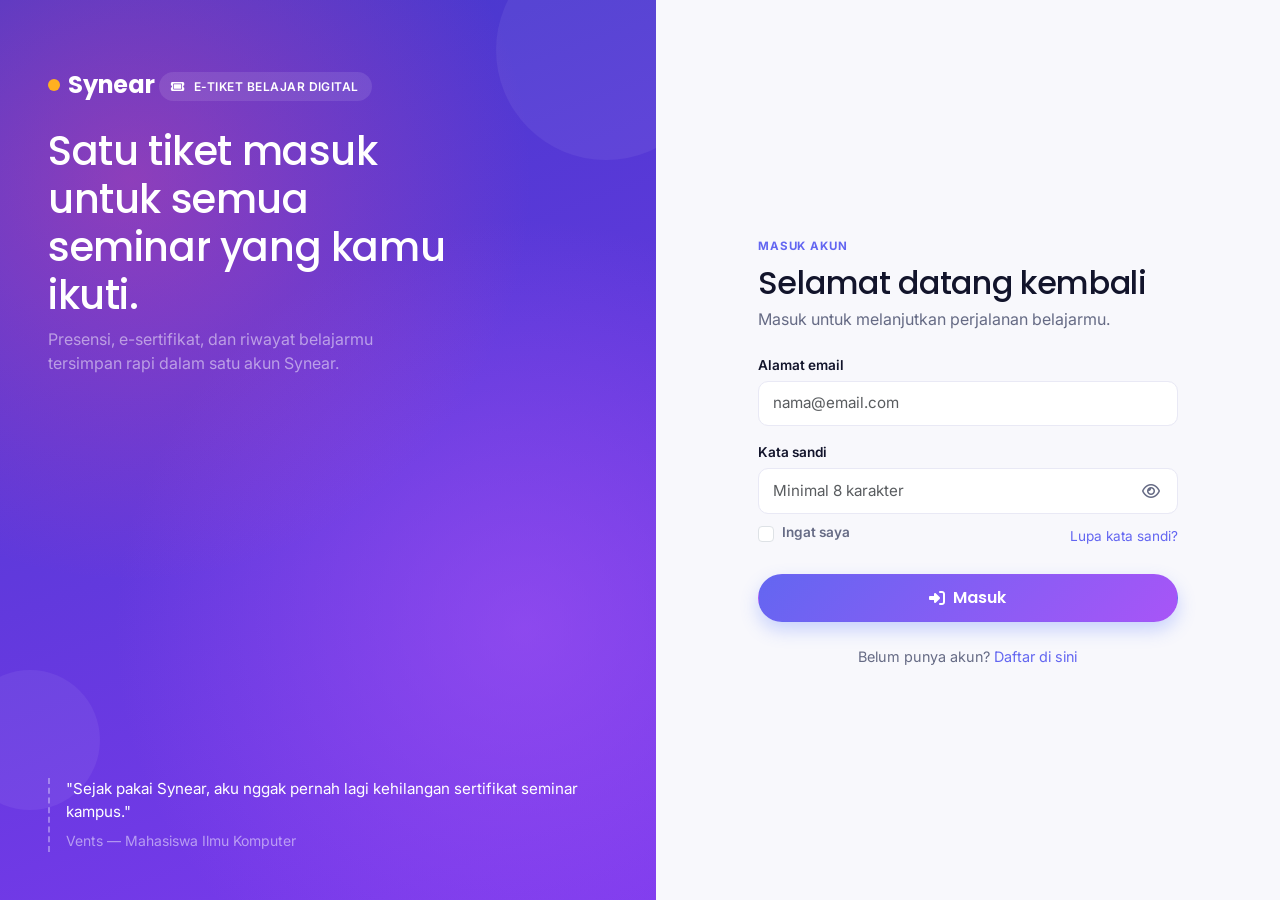
<file: index.html>
<!DOCTYPE html>
<html lang="id">
<head>
<meta charset="UTF-8">
<meta name="viewport" content="width=device-width, initial-scale=1.0">
<title>Masuk — Synear</title>
<link rel="icon" href="assets/image/logo3.png">
<link rel="preconnect" href="https://fonts.googleapis.com">
<link href="https://fonts.googleapis.com/css2?family=Poppins:wght@400;500;600;700;800&family=Inter:wght@400;500;600;700&display=swap" rel="stylesheet">
<link href="https://cdn.jsdelivr.net/npm/bootstrap@5.3.3/dist/css/bootstrap.min.css" rel="stylesheet">
<link rel="stylesheet" href="https://cdnjs.cloudflare.com/ajax/libs/font-awesome/6.5.2/css/all.min.css">
<link rel="stylesheet" href="assets/css/style.css">
</head>
<body>

<div class="auth-shell">
  <div class="auth-visual">
    <div class="ticket-hole" style="width:220px;height:220px;top:-60px;right:-60px;"></div>
    <div class="ticket-hole" style="width:140px;height:140px;bottom:10%;left:-40px;"></div>
    <div>
      <a href="index.html" class="d-inline-flex align-items-center gap-2 text-decoration-none">
        <span style="width:12px;height:12px;border-radius:50%;background:var(--gold);display:inline-block;"></span>
        <span class="font-display fw-bold fs-4 text-white">Synear</span>
      </a>
      <div class="auth-badge mt-4"><i class="fa-solid fa-ticket"></i> E-Tiket Belajar Digital</div>
      <h1 class="text-white mt-4" style="max-width:420px;">Satu tiket masuk untuk semua seminar yang kamu ikuti.</h1>
      <p class="text-white-50" style="max-width:400px;">Presensi, e-sertifikat, dan riwayat belajarmu tersimpan rapi dalam satu akun Synear.</p>
    </div>
    <div class="auth-quote">
      <p class="text-white mb-1" style="font-size:.95rem;">"Sejak pakai Synear, aku nggak pernah lagi kehilangan sertifikat seminar kampus."</p>
      <small class="text-white-50">Vents — Mahasiswa Ilmu Komputer</small>
    </div>
  </div>
  <div class="auth-form-side">
    <div class="auth-card">
      <div class="d-lg-none text-center mb-4">
        <span class="font-display fw-bold fs-3" style="color:var(--navy);">Synear</span>
      </div>
      <span class="eyebrow">Masuk akun</span>
      <h2 class="mt-2 mb-1">Selamat datang kembali</h2>
      <p class="text-muted-2 mb-4">Masuk untuk melanjutkan perjalanan belajarmu.</p>
      <form class="form-syn" id="loginForm" novalidate>
        <div class="mb-3">
          <label for="email">Alamat email</label>
          <input type="email" class="form-control" id="email" placeholder="nama@email.com" required>
          <div class="field-error" id="emailError">Masukkan alamat email yang valid.</div>
        </div>
        <div class="mb-2">
          <label for="password">Kata sandi</label>
          <div class="input-icon-group">
            <input type="password" class="form-control" id="password" placeholder="Minimal 8 karakter" required minlength="8">
            <button type="button" class="toggle-eye" id="togglePassword" aria-label="Tampilkan kata sandi">
              <i class="fa-regular fa-eye"></i>
            </button>
          </div>
          <div class="field-error" id="passwordError">Kata sandi minimal 8 karakter.</div>
        </div>
        <div class="d-flex justify-content-between align-items-center mb-4 mt-2">
          <div class="form-check">
            <input class="form-check-input" type="checkbox" id="remember">
            <label class="form-check-label text-muted-2" for="remember" style="font-size:.85rem;">Ingat saya</label>
          </div>
          <a href="#" style="font-size:.85rem;">Lupa kata sandi?</a>
        </div>
        <button type="submit" class="btn-syn btn-syn-primary w-100" id="loginBtn">
          <i class="fa-solid fa-right-to-bracket"></i> Masuk
        </button>
        <p class="text-center text-muted-2 mt-4 mb-0" style="font-size:.9rem;">
          Belum punya akun? <a href="register.html">Daftar di sini</a>
        </p>
      </form>
    </div>
  </div>
</div>
<script src="https://cdn.jsdelivr.net/npm/bootstrap@5.3.3/dist/js/bootstrap.bundle.min.js"></script>
<script src="assets/js/script.js"></script>
<script>
  var loginForm = document.getElementById('loginForm');
  var togglePassword = document.getElementById('togglePassword');
  var passwordInput = document.getElementById('password');

  togglePassword.addEventListener('click', function () {
    var isPw = passwordInput.type === 'password';
    passwordInput.type = isPw ? 'text' : 'password';
    togglePassword.innerHTML = isPw
      ? '<i class="fa-regular fa-eye-slash"></i>'
      : '<i class="fa-regular fa-eye"></i>';
  });

  loginForm.addEventListener('submit', function (e) {
    e.preventDefault();
    var email = document.getElementById('email');
    var password = document.getElementById('password');
    var emailError = document.getElementById('emailError');
    var passwordError = document.getElementById('passwordError');
    var valid = true;

    var emailPattern = /^[^\s@]+@[^\s@]+\.[^\s@]+$/;
    if (!emailPattern.test(email.value.trim())) {
      emailError.style.display = 'block';
      email.classList.add('is-invalid');
      valid = false;
    } else {
      emailError.style.display = 'none';
      email.classList.remove('is-invalid');
    }

    if (password.value.trim().length < 8) {
      passwordError.style.display = 'block';
      password.classList.add('is-invalid');
      valid = false;
    } else {
      passwordError.style.display = 'none';
      password.classList.remove('is-invalid');
    }

    if (!valid) {
      synToast('Periksa kembali data yang kamu masukkan.', 'danger');
      return;
    }

    var loginBtn = document.getElementById('loginBtn');
    loginBtn.disabled = true;
    loginBtn.innerHTML = '<i class="fa-solid fa-spinner fa-spin"></i> Memproses...';

    setTimeout(function () {
      synToast('Berhasil masuk! Mengarahkan ke beranda...', 'success');
      setTimeout(function () { window.location.href = 'beranda.html'; }, 700);
    }, 900);
  });
</script>
</body>
</html>
</file>
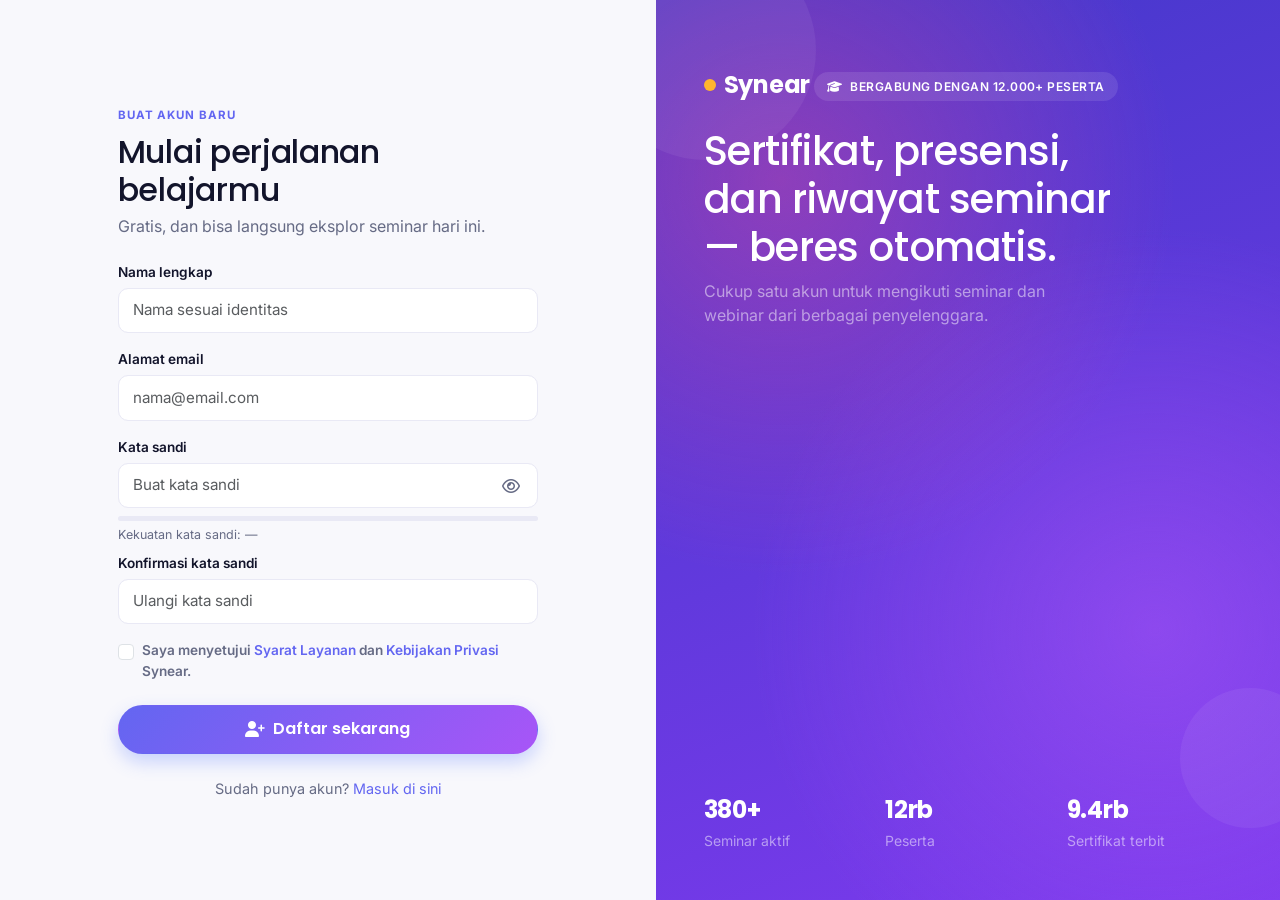
<file: register.html>
<!DOCTYPE html>
<html lang="id">
<head>
<meta charset="UTF-8">
<meta name="viewport" content="width=device-width, initial-scale=1.0">
<title>Daftar — Synear</title>
<link rel="icon" href="assets/image/logo3.png">
<link href="https://fonts.googleapis.com/css2?family=Poppins:wght@400;500;600;700;800&family=Inter:wght@400;500;600;700&display=swap" rel="stylesheet">
<link href="https://cdn.jsdelivr.net/npm/bootstrap@5.3.3/dist/css/bootstrap.min.css" rel="stylesheet">
<link rel="stylesheet" href="https://cdnjs.cloudflare.com/ajax/libs/font-awesome/6.5.2/css/all.min.css">
<link rel="stylesheet" href="assets/css/style.css">
</head>
<body>

<div class="auth-shell">
  <div class="auth-form-side order-2 order-lg-1">
    <div class="auth-card">
      <div class="d-lg-none text-center mb-4">
        <span class="font-display fw-bold fs-3" style="color:var(--navy);">Synear</span>
      </div>
      <span class="eyebrow">Buat akun baru</span>
      <h2 class="mt-2 mb-1">Mulai perjalanan belajarmu</h2>
      <p class="text-muted-2 mb-4">Gratis, dan bisa langsung eksplor seminar hari ini.</p>
      <form class="form-syn" id="registerForm" novalidate>
        <div class="mb-3">
          <label for="fullname">Nama lengkap</label>
          <input type="text" class="form-control" id="fullname" placeholder="Nama sesuai identitas" required>
        </div>
        <div class="mb-3">
          <label for="email">Alamat email</label>
          <input type="email" class="form-control" id="email" placeholder="nama@email.com" required>
          <div class="field-error" id="emailError">Masukkan alamat email yang valid.</div>
        </div>
        <div class="mb-2">
          <label for="password">Kata sandi</label>
          <div class="input-icon-group">
            <input type="password" class="form-control" id="password" placeholder="Buat kata sandi" required minlength="8">
            <button type="button" class="toggle-eye" id="togglePassword" aria-label="Tampilkan kata sandi">
              <i class="fa-regular fa-eye"></i>
            </button>
          </div>
          <div class="strength-bar"><span id="strengthFill"></span></div>
          <div class="field-hint" id="strengthLabel">Kekuatan kata sandi: —</div>
        </div>
        <div class="mb-3">
          <label for="confirmPassword">Konfirmasi kata sandi</label>
          <input type="password" class="form-control" id="confirmPassword" placeholder="Ulangi kata sandi" required>
          <div class="field-error" id="matchError">Konfirmasi kata sandi tidak cocok.</div>
        </div>
        <div class="form-check mb-4">
          <input class="form-check-input" type="checkbox" id="agree" required>
          <label class="form-check-label text-muted-2" for="agree" style="font-size:.85rem;">
            Saya menyetujui <a href="#">Syarat Layanan</a> dan <a href="#">Kebijakan Privasi</a> Synear.
          </label>
        </div>
        <button type="submit" class="btn-syn btn-syn-primary w-100" id="registerBtn">
          <i class="fa-solid fa-user-plus"></i> Daftar sekarang
        </button>
        <p class="text-center text-muted-2 mt-4 mb-0" style="font-size:.9rem;">
          Sudah punya akun? <a href="index.html">Masuk di sini</a>
        </p>
      </form>
    </div>
  </div>
  <div class="auth-visual order-1 order-lg-2">
    <div class="ticket-hole" style="width:220px;height:220px;top:-60px;left:-60px;"></div>
    <div class="ticket-hole" style="width:140px;height:140px;bottom:8%;right:-40px;"></div>
    <div>
      <a href="index.html" class="d-inline-flex align-items-center gap-2 text-decoration-none">
        <span style="width:12px;height:12px;border-radius:50%;background:var(--gold);display:inline-block;"></span>
        <span class="font-display fw-bold fs-4 text-white">Synear</span>
      </a>
      <div class="auth-badge mt-4"><i class="fa-solid fa-graduation-cap"></i> Bergabung dengan 12.000+ peserta</div>
      <h1 class="text-white mt-4" style="max-width:420px;">Sertifikat, presensi, dan riwayat seminar — beres otomatis.</h1>
      <p class="text-white-50" style="max-width:400px;">Cukup satu akun untuk mengikuti seminar dan webinar dari berbagai penyelenggara.</p>
    </div>
    <div class="row text-white g-3 mt-3">
      <div class="col-4">
        <div class="fs-4 font-display fw-bold">380+</div>
        <small class="text-white-50">Seminar aktif</small>
      </div>
      <div class="col-4">
        <div class="fs-4 font-display fw-bold">12rb</div>
        <small class="text-white-50">Peserta</small>
      </div>
      <div class="col-4">
        <div class="fs-4 font-display fw-bold">9.4rb</div>
        <small class="text-white-50">Sertifikat terbit</small>
      </div>
    </div>
  </div>
</div>
<script src="https://cdn.jsdelivr.net/npm/bootstrap@5.3.3/dist/js/bootstrap.bundle.min.js"></script>
<script src="assets/js/script.js"></script>
<script>
  var passwordInput = document.getElementById('password');
  var confirmInput = document.getElementById('confirmPassword');
  var strengthFill = document.getElementById('strengthFill');
  var strengthLabel = document.getElementById('strengthLabel');
  var togglePassword = document.getElementById('togglePassword');

  togglePassword.addEventListener('click', function () {
    var isPw = passwordInput.type === 'password';
    passwordInput.type = isPw ? 'text' : 'password';
    togglePassword.innerHTML = isPw
      ? '<i class="fa-regular fa-eye-slash"></i>'
      : '<i class="fa-regular fa-eye"></i>';
  });

  function scorePassword(value) {
    var score = 0;
    if (value.length >= 8) score++;
    if (/[A-Z]/.test(value)) score++;
    if (/[0-9]/.test(value)) score++;
    if (/[^A-Za-z0-9]/.test(value)) score++;
    return score;
  }

  passwordInput.addEventListener('input', function () {
    var score = scorePassword(passwordInput.value);
    var levels = [
      { width: '10%', color: 'var(--danger)', label: 'Sangat lemah' },
      { width: '35%', color: 'var(--danger)', label: 'Lemah' },
      { width: '65%', color: 'var(--gold)', label: 'Cukup' },
      { width: '85%', color: 'var(--accent)', label: 'Kuat' },
      { width: '100%', color: 'var(--success)', label: 'Sangat kuat' }
    ];
    var level = levels[score] || levels[0];
    if (passwordInput.value.length === 0) {
      strengthFill.style.width = '0%';
      strengthLabel.textContent = 'Kekuatan kata sandi: —';
      return;
    }
    strengthFill.style.width = level.width;
    strengthFill.style.background = level.color;
    strengthLabel.textContent = 'Kekuatan kata sandi: ' + level.label;
  });

  document.getElementById('registerForm').addEventListener('submit', function (e) {
    e.preventDefault();
    var matchError = document.getElementById('matchError');
    var valid = true;

    if (passwordInput.value !== confirmInput.value || confirmInput.value === '') {
      matchError.style.display = 'block';
      confirmInput.classList.add('is-invalid');
      valid = false;
    } else {
      matchError.style.display = 'none';
      confirmInput.classList.remove('is-invalid');
    }

    if (!document.getElementById('agree').checked) {
      synToast('Kamu perlu menyetujui syarat layanan terlebih dahulu.', 'danger');
      valid = false;
    }

    if (!valid) return;

    var btn = document.getElementById('registerBtn');
    btn.disabled = true;
    btn.innerHTML = '<i class="fa-solid fa-spinner fa-spin"></i> Membuat akun...';

    setTimeout(function () {
      synToast('Akun berhasil dibuat! Silakan masuk.', 'success');
      setTimeout(function () { window.location.href = 'index.html'; }, 700);
    }, 900);
  });
</script>
</body>
</html>
</file>
<file: assets/css/style.css>
:root{
  --navy:#4338CA;
  --navy-2:#6D28D9;
  --bg:#F8F8FC;
  --surface:#FFFFFF;
  --ink:#12142B;
  --muted:#666B85;
  --line:#E9E9F5;
  --accent:#6366F1;
  --accent-2:#A855F7;
  --accent-dark:#4F46E5;
  --accent-soft:#6366F114;
  --gradient-primary:linear-gradient(135deg,#6366F1 0%, #A855F7 100%);
  --gradient-dark:linear-gradient(135deg,#4338CA 0%, #7C3AED 45%, #EC4899 100%);
  --gold:#FFB020;
  --gold-soft:#FFB02020;
  --success:#10B981;
  --success-soft:#10B98120;
  --danger:#F43F5E;
  --danger-soft:#F43F5E1a;
  --cat-teknologi:#3B82F6;
  --cat-desain:#EC4899;
  --cat-bisnis:#10B981;
  --cat-karier:#F97316;
  --radius-lg:22px;
  --radius-md:16px;
  --radius-sm:10px;
  --shadow-soft:0 10px 30px rgba(76,58,180,0.09);
  --shadow-pop:0 18px 44px rgba(76,58,180,0.18);
  --font-display:'Poppins',sans-serif;
  --font-body:'Inter',sans-serif;
}

*{
  box-sizing:border-box;
}

html{
  scroll-behavior:smooth;
}

body{
  margin:0;
  font-family:var(--font-body);
  background:var(--bg);
  color:var(--ink);
  -webkit-font-smoothing:antialiased;
}

h1,h2,h3,h4,h5,.font-display{
  font-family:var(--font-display);
  letter-spacing:-0.01em;
}

a{
  color:var(--accent);
  text-decoration:none;
}

a:hover{
  color:var(--accent-dark);
}

.text-muted-2{
  color:var(--muted) !important;
}

.mono{
  font-family:var(--font-body);
  letter-spacing:.03em;
}

:focus-visible{
  outline:3px solid var(--gold);
  outline-offset:2px;
}

@media (prefers-reduced-motion: reduce){
  *{
    animation-duration:0.001ms !important;
    transition-duration:0.001ms !important;
  }
}

.line-clamp-2{
  display:-webkit-box;
  -webkit-line-clamp:2;
  line-clamp:2;
  -webkit-box-orient:vertical;
  overflow:hidden;
}

.btn-syn{
  font-family:var(--font-display);
  font-weight:600;
  border-radius:999px;
  padding:.7rem 1.5rem;
  border:1px solid transparent;
  transition:transform .15s ease, box-shadow .15s ease, background .15s ease, opacity .15s ease;
  display:inline-flex;
  align-items:center;
  gap:.5rem;
  justify-content:center;
}

.btn-syn:active{
  transform:scale(.97);
}

.btn-syn-primary{
  background:var(--gradient-primary);
  color:#fff;
  box-shadow:0 8px 18px rgba(76,111,255,.28);
}

.btn-syn-primary:hover{
  filter:brightness(1.06);
  color:#fff;
  box-shadow:0 10px 22px rgba(76,111,255,.4);
}

.btn-syn-gold{
  background:var(--gold);
  color:var(--navy);
}

.btn-syn-gold:hover{
  background:#e6a01c;
  color:var(--navy);
  box-shadow:0 8px 20px rgba(255,176,32,.35);
}

.btn-syn-outline{
  background:transparent;
  border-color:var(--line);
  color:var(--ink);
}

.btn-syn-outline:hover{
  border-color:var(--accent);
  color:var(--accent);
}

.btn-syn-navy{
  background:var(--navy);
  color:#fff;
}

.btn-syn-navy:hover{
  background:var(--navy-2);
  color:#fff;
}

.btn-syn-sm{
  padding:.45rem 1rem;
  font-size:.85rem;
}

.btn-syn:disabled{
  opacity:.6;
  cursor:not-allowed;
  transform:none;
}

.brand-logo {
    height: 25px; 
    width: auto;  
    display: block;
}

.auth-shell{
  min-height:100vh;
  display:grid;
  grid-template-columns:1.05fr 1fr;
}

@media (max-width:900px){
  .auth-shell{
    grid-template-columns:1fr;
  }
  .auth-visual{
    display:none;
  }
}

.auth-visual{
  background:radial-gradient(circle at 20% 20%, rgba(236,72,153,.4), transparent 45%), radial-gradient(circle at 80% 70%, rgba(168,85,247,.55), transparent 50%), linear-gradient(160deg, var(--navy) 0%, #7C3AED 100%);
  color:#fff;
  padding:3rem;
  position:relative;
  display:flex;
  flex-direction:column;
  justify-content:space-between;
  overflow:hidden;
}

.auth-visual .ticket-hole{
  position:absolute;
  border-radius:50%;
  background:rgba(255,255,255,.06);
}

.auth-form-side{
  display:flex;
  align-items:center;
  justify-content:center;
  padding:2.5rem 1.5rem;
}

.auth-card{
  width:100%;
  max-width:420px;
}

.auth-badge{
  display:inline-flex;
  align-items:center;
  gap:.5rem;
  font-size:.75rem;
  font-weight:600;
  letter-spacing:.04em;
  background:rgba(255,255,255,.1);
  color:#fff;
  padding:.35rem .8rem;
  border-radius:999px;
  text-transform:uppercase;
}

.auth-quote{
  border-left:2px dashed rgba(255,255,255,.35);
  padding-left:1rem;
  margin-top:2rem;
}

.form-syn label{
  font-weight:600;
  font-size:.85rem;
  margin-bottom:.35rem;
  display:block;
}

.form-syn .form-control, .form-syn .form-select{
  border-radius:var(--radius-sm);
  border:1.5px solid var(--line);
  padding:.65rem .9rem;
  font-size:.95rem;
}

.form-syn .form-control:focus, .form-syn .form-select:focus{
  border-color:var(--accent);
  box-shadow:0 0 0 4px var(--accent-soft);
}

.input-icon-group{
  position:relative;
}

.input-icon-group .toggle-eye{
  position:absolute;
  right:12px;
  top:50%;
  transform:translateY(-50%);
  cursor:pointer;
  color:var(--muted);
  background:none;
  border:none;
}

.field-hint{
  font-size:.78rem;
  color:var(--muted);
  margin-top:.3rem;
}

.field-error{
  font-size:.78rem;
  color:var(--danger);
  margin-top:.3rem;
  display:none;
}

.strength-bar{
  height:5px;
  border-radius:5px;
  background:var(--line);
  overflow:hidden;
  margin-top:.5rem;
}

.strength-bar > span{
  display:block;
  height:100%;
  width:0%;
  background:var(--danger);
  transition:width .25s ease, background .25s ease;
}

.navbar-syn{
  background:var(--surface);
  border-bottom:1px solid var(--line);
  padding:.85rem 1.75rem;
  display:flex;
  align-items:center;
  justify-content:space-between;
  gap:1.25rem;
  position:sticky;
  top:0;
  z-index:1000;
  flex-wrap:wrap;
}

.navbar-syn .brand{
  display:flex;
  align-items:center;
  gap:.6rem;
  font-family:var(--font-display);
  font-weight:700;
  font-size:1.3rem;
  color:var(--ink);
}

.navbar-syn .brand .logo-mark{
  width:36px;
  height:36px;
  border-radius:11px;
  background:var(--gradient-primary);
  color:#fff;
  display:flex;
  align-items:center;
  justify-content:center;
  font-weight:700;
  font-size:1.05rem;
  box-shadow:0 6px 14px rgba(76,111,255,.35);
}

.navbar-links{
  list-style:none;
  display:flex;
  align-items:center;
  gap:1.9rem;
  margin:0;
  padding:0;
}

.navbar-links a{
  color:var(--muted);
  font-weight:600;
  font-size:.92rem;
  padding:.4rem 0;
  position:relative;
  transition:color .15s ease;
}

.navbar-links a:hover{
  color:var(--ink);
}

.navbar-links a.active{
  color:var(--accent);
}

.navbar-links a.active::after{
  content:"";
  position:absolute;
  left:0;
  right:0;
  bottom:-25px;
  height:3px;
  border-radius:3px;
  background:var(--accent);
}

.navbar-right{
  display:flex;
  align-items:center;
  gap:.9rem;
}

.icon-btn{
  width:40px;
  height:40px;
  border-radius:50%;
  background:var(--bg);
  border:none;
  display:flex;
  align-items:center;
  justify-content:center;
  color:var(--ink);
  position:relative;
  flex-shrink:0;
}

.icon-btn .dot-alert{
  position:absolute;
  top:8px;
  right:9px;
  width:8px;
  height:8px;
  border-radius:50%;
  background:var(--danger);
}

.user-chip-btn{
  display:flex;
  align-items:center;
  gap:.55rem;
  background:none;
  border:none;
  padding:.3rem .7rem .3rem .3rem;
  border-radius:999px;
  transition:background .15s ease;
}

.user-chip-btn:hover{
  background:var(--bg);
}

.user-chip-btn img{
  width:36px;
  height:36px;
  border-radius:50%;
  object-fit:cover;
}

.user-chip-btn .uname{
  font-weight:700;
  font-size:.88rem;
  color:var(--ink);
  line-height:1.1;
}

.user-chip-btn .urole{
  font-size:.72rem;
  color:var(--muted);
}

.nav-toggle-btn{
  display:none;
  background:none;
  border:none;
  font-size:1.4rem;
  color:var(--ink);
}

.dropdown-menu-syn{
  border:1px solid var(--line);
  border-radius:var(--radius-sm);
  box-shadow:var(--shadow-pop);
  padding:.5rem;
  min-width:190px;
}

.dropdown-menu-syn .dropdown-item{
  border-radius:8px;
  padding:.55rem .7rem;
  font-size:.88rem;
  display:flex;
  align-items:center;
  gap:.6rem;
}

.dropdown-menu-syn .dropdown-item:hover{
  background:var(--accent-soft);
  color:var(--accent-dark);
}

.dropdown-menu-syn .dropdown-item.logout-item{
  color:var(--danger);
}

.dropdown-menu-syn .dropdown-item.logout-item:hover{
  background:var(--danger-soft);
  color:var(--danger);
}

.page-wrap{
  padding:2rem 1.75rem;
  max-width:1320px;
  margin:0 auto;
  min-height:60vh;
}

@media (max-width:991px){
  .navbar-links{
    order:3;
    width:100%;
    flex-direction:column;
    align-items:flex-start;
    gap:0;
    max-height:0;
    overflow:hidden;
    transition:max-height .25s ease;
  }
  .navbar-links.open{
    max-height:340px;
    margin-top:.75rem;
  }
  .navbar-links a{
    width:100%;
    padding:.7rem 0;
    border-bottom:1px solid var(--line);
  }
  .navbar-links a.active::after{
    display:none;
  }
  .nav-toggle-btn{
    display:inline-flex;
  }
}

.stat-card{
  background:var(--surface);
  border-radius:var(--radius-md);
  padding:1.25rem;
  box-shadow:var(--shadow-soft);
  display:flex;
  align-items:center;
  gap:1rem;
  border:1px solid var(--line);
}

.stat-card .icon-box{
  width:52px;
  height:52px;
  border-radius:14px;
  display:flex;
  align-items:center;
  justify-content:center;
  font-size:1.3rem;
  color:#fff;
  flex-shrink:0;
}

.stat-card .icon-box.blue{
  background:var(--gradient-primary);
}

.stat-card .icon-box.gold{
  background:var(--gold);
  color:var(--navy);
}

.stat-card .icon-box.green{
  background:var(--success);
}

.stat-card .value{
  font-family:var(--font-display);
  font-size:1.6rem;
  font-weight:700;
  line-height:1;
}

.stat-card .label{
  color:var(--muted);
  font-size:.85rem;
}

.ticket{
  background:var(--surface);
  border-radius:var(--radius-md);
  display:flex;
  overflow:visible;
  box-shadow:var(--shadow-soft);
  border:1px solid var(--line);
  transition:transform .18s ease, box-shadow .18s ease;
  position:relative;
}

.ticket:hover{
  transform:translateY(-4px);
  box-shadow:var(--shadow-pop);
}

.ticket .ticket-thumb{
  width:110px;
  flex-shrink:0;
  overflow:hidden;
  border-radius:var(--radius-md) 0 0 var(--radius-md);
}

.ticket .ticket-thumb img{
  width:100%;
  height:100%;
  object-fit:cover;
  display:block;
}

.ticket .ticket-main{
  flex:1;
  padding:.9rem 1rem;
  min-width:0;
}

.ticket .ticket-cat{
  font-size:.68rem;
  font-weight:700;
  letter-spacing:.04em;
  text-transform:uppercase;
  color:var(--accent);
  background:var(--accent-soft);
  padding:.18rem .55rem;
  border-radius:999px;
}

.ticket .ticket-title{
  font-family:var(--font-display);
  font-weight:600;
  font-size:.95rem;
  margin:.45rem 0 .2rem;
}

.ticket .ticket-meta{
  font-size:.78rem;
  color:var(--muted);
  display:flex;
  flex-wrap:wrap;
  gap:.15rem .8rem;
}

.ticket .ticket-stub{
  width:78px;
  flex-shrink:0;
  background:var(--navy);
  color:#fff;
  display:flex;
  flex-direction:column;
  align-items:center;
  justify-content:center;
  gap:.15rem;
  border-left:2px dashed rgba(255,255,255,.3);
  border-radius:0 var(--radius-md) var(--radius-md) 0;
  position:relative;
  text-align:center;
  padding:.6rem .3rem;
}

.ticket .ticket-stub .stub-date{
  font-family:var(--font-display);
  font-size:1rem;
  font-weight:700;
}

.ticket .ticket-stub .stub-month{
  font-size:.64rem;
  text-transform:uppercase;
  letter-spacing:.06em;
  color:var(--gold);
}

@media (max-width:576px){
  .ticket{
    flex-direction:column;
  }
  .ticket .ticket-thumb{
    width:100%;
    height:130px;
    border-radius:var(--radius-md) var(--radius-md) 0 0;
  }
  .ticket .ticket-stub{
    width:100%;
    flex-direction:row;
    border-left:none;
    border-top:2px dashed rgba(255,255,255,.3);
    border-radius:0 0 var(--radius-md) var(--radius-md);
    padding:.5rem;
  }
}

.grid-cards{
  display:grid;
  grid-template-columns:repeat(3, 1fr);
  gap:1.75rem;
  align-items:stretch;
}

.grid-cards > *{
  min-width:0;
}

@media (max-width:991px){
  .grid-cards{
    grid-template-columns:repeat(2, 1fr);
  }
}

@media (max-width:576px){
  .grid-cards{
    grid-template-columns:1fr;
  }
}

.event-card{
  background:var(--surface);
  border:1px solid var(--line);
  border-radius:var(--radius-lg);
  overflow:hidden;
  display:flex;
  flex-direction:column;
  height:100%;
  box-shadow:var(--shadow-soft);
  transition:transform .18s ease, box-shadow .18s ease, border-color .18s ease;
}

.event-card:hover{
  transform:translateY(-5px);
  box-shadow:var(--shadow-pop);
  border-color:transparent;
}

.event-thumb{
  position:relative;
  height:172px;
  flex-shrink:0;
  overflow:hidden;
  background:var(--bg);
}

.event-thumb img{
  width:100%;
  height:100%;
  object-fit:cover;
  display:block;
  transition:transform .35s ease;
}

.event-card:hover .event-thumb img{
  transform:scale(1.05);
}

.event-badge{
  position:absolute;
  top:12px;
  left:12px;
  font-size:.68rem;
  font-weight:700;
  letter-spacing:.04em;
  text-transform:uppercase;
  color:#fff;
  background:rgba(18,20,43,.55);
  backdrop-filter:blur(4px);
  padding:.28rem .65rem;
  border-radius:999px;
  cursor:pointer;
  transition:transform .15s ease, box-shadow .15s ease;
}

.event-badge:hover{
  transform:scale(1.06);
  box-shadow:0 6px 14px rgba(18,20,43,.35);
}

.event-badge.cat-teknologi{
  background:var(--cat-teknologi);
}

.event-badge.cat-desain{
  background:var(--cat-desain);
}

.event-badge.cat-bisnis{
  background:var(--cat-bisnis);
}

.event-badge.cat-karier{
  background:var(--cat-karier);
}

.event-date-chip{
  position:absolute;
  top:12px;
  right:12px;
  background:var(--surface);
  border-radius:12px;
  padding:.35rem .55rem;
  text-align:center;
  box-shadow:var(--shadow-soft);
  min-width:46px;
}

.event-date-chip .d-num{
  font-family:var(--font-display);
  font-weight:700;
  font-size:1rem;
  line-height:1;
  color:var(--ink);
}

.event-date-chip .d-mon{
  font-size:.6rem;
  text-transform:uppercase;
  letter-spacing:.05em;
  color:var(--accent);
  font-weight:700;
}

.event-body{
  padding:1.1rem 1.2rem 1.2rem;
  display:flex;
  flex-direction:column;
  gap:.55rem;
  flex:1;
}

.event-title{
  font-family:var(--font-display);
  font-weight:600;
  font-size:1rem;
  margin:0;
  min-height:2.6em;
}

.event-meta{
  font-size:.82rem;
  color:var(--muted);
  display:flex;
  flex-direction:column;
  gap:.35rem;
}

.event-meta span{
  display:flex;
  align-items:center;
  gap:.45rem;
}

.event-meta i{
  width:14px;
  color:var(--accent);
}

.event-divider{
  border-top:1.5px dashed var(--line);
  margin-top:auto;
  padding-top:.85rem;
}

.event-footer{
  display:flex;
  align-items:center;
  justify-content:space-between;
  gap:.5rem;
}

.event-price{
  font-family:var(--font-display);
  font-weight:700;
  font-size:.9rem;
  color:var(--success);
}

.section-head{
  display:flex;
  align-items:flex-end;
  justify-content:space-between;
  gap:1rem;
  margin-bottom:1.1rem;
  flex-wrap:wrap;
}

.eyebrow{
  font-size:.72rem;
  letter-spacing:.08em;
  text-transform:uppercase;
  color:var(--accent);
  font-weight:700;
}

.table-syn{
  background:var(--surface);
  border-radius:var(--radius-md);
  overflow:hidden;
  box-shadow:var(--shadow-soft);
  width:100%;
  border-collapse:separate;
  border-spacing:0;
  border:1px solid var(--line);
}

.table-syn thead th{
  background:var(--navy);
  color:#fff;
  font-family:var(--font-display);
  font-weight:600;
  font-size:.8rem;
  text-transform:uppercase;
  letter-spacing:.03em;
  padding:.85rem 1rem;
  text-align:left;
  border:none;
}

.table-syn tbody td{
  padding:.85rem 1rem;
  font-size:.9rem;
  border-bottom:1px solid var(--line);
  vertical-align:middle;
}

.table-syn tbody tr:last-child td{
  border-bottom:none;
}

.table-syn tbody tr:hover{
  background:var(--bg);
}

.badge-syn{
  font-size:.72rem;
  font-weight:700;
  padding:.32rem .65rem;
  border-radius:999px;
  letter-spacing:.02em;
}

.badge-hadir{
  background:var(--success-soft);
  color:#178a56;
}

.badge-alfa{
  background:var(--danger-soft);
  color:#c8283d;
}

.badge-menunggu{
  background:var(--gold-soft);
  color:#a86c00;
}

.badge-selesai{
  background:var(--accent-soft);
  color:var(--accent-dark);
}

.video-frame{
  border-radius:var(--radius-lg);
  overflow:hidden;
  box-shadow:var(--shadow-pop);
  position:relative;
  background:var(--gradient-dark);
}

.video-frame video{
  width:100%;
  display:block;
  max-height:420px;
  object-fit:cover;
}

.cert-card{
  background:var(--surface);
  border:1px solid var(--line);
  border-radius:var(--radius-lg);
  box-shadow:var(--shadow-soft);
  overflow:hidden;
  display:flex;
  flex-direction:column;
  height:100%;
  transition:transform .18s ease, box-shadow .18s ease;
}

.cert-card:hover{
  transform:translateY(-5px);
  box-shadow:var(--shadow-pop);
}

.cert-thumb{
  aspect-ratio:16/10;
  overflow:hidden;
  position:relative;
  background:var(--gradient-dark);
  flex-shrink:0;
}

.cert-thumb img{
  width:100%;
  height:100%;
  object-fit:cover;
  opacity:.94;
}

.cert-thumb .cert-ribbon{
  position:absolute;
  top:10px;
  right:-32px;
  background:var(--gold);
  color:var(--navy);
  font-size:.68rem;
  font-weight:700;
  padding:.25rem 2.2rem;
  transform:rotate(35deg);
  box-shadow:0 3px 10px rgba(0,0,0,.25);
}

.cert-body{
  padding:1.1rem 1.2rem;
  display:flex;
  flex-direction:column;
  gap:.35rem;
  flex:1;
}

.cert-body h5{
  font-size:1rem;
  min-height:2.5em;
}

.cert-body .btn-syn{
  margin-top:auto;
}

.timer-box{
  background:radial-gradient(circle at 90% 10%, rgba(236,72,153,.45), transparent 50%), var(--gradient-dark);
  color:#fff;
  border-radius:var(--radius-lg);
  padding:1.5rem;
  text-align:center;
}

.timer-box .clock{
  font-family:var(--font-display);
  font-size:2.4rem;
  font-weight:700;
  letter-spacing:.05em;
}

.status-pill{
  display:inline-flex;
  align-items:center;
  gap:.4rem;
  font-size:.8rem;
  font-weight:700;
  padding:.3rem .8rem;
  border-radius:999px;
}

.status-open{
  background:var(--success-soft);
  color:#178a56;
}

.status-closed{
  background:var(--danger-soft);
  color:#c8283d;
}

.footer-syn{
  background:var(--gradient-dark);
  color:rgba(255,255,255,.68);
  padding-top:3.5rem;
}

.footer-syn .footer-top{
  display:grid;
  grid-template-columns:1.4fr 1fr 1fr 1fr 1.3fr;
  gap:2rem;
  padding-bottom:2.5rem;
  border-bottom:1px solid rgba(255,255,255,.1);
}

@media (max-width:991px){
  .footer-syn .footer-top{
    grid-template-columns:1fr 1fr;
  }
}

@media (max-width:576px){
  .footer-syn .footer-top{
    grid-template-columns:1fr;
  }
}

.f-brand {
    display: inline-flex;
    align-items: center;  
    text-decoration: none;
}

.f-brand-logo {
    height: 30px;         
    width: auto;          
    display: block;
    object-fit: contain;
}

.footer-syn .f-desc{
  font-size:.86rem;
  line-height:1.6;
  max-width:280px;
  margin-bottom:1.1rem;
}

.footer-syn .f-social{
  display:flex;
  gap:.6rem;
}

.footer-syn .f-social a{
  width:36px;
  height:36px;
  border-radius:50%;
  background:rgba(255,255,255,.08);
  display:flex;
  align-items:center;
  justify-content:center;
  color:#fff;
  transition:background .15s ease;
}

.footer-syn .f-social a:hover{
  background:var(--accent);
  color:#fff;
}

.footer-syn h6{
  color:#fff;
  font-family:var(--font-display);
  font-weight:600;
  font-size:.92rem;
  margin-bottom:1.1rem;
}

.footer-syn ul{
  list-style:none;
  margin:0;
  padding:0;
  display:flex;
  flex-direction:column;
  gap:.65rem;
}

.footer-syn ul a{
  color:rgba(255,255,255,.68);
  font-size:.86rem;
}

.footer-syn ul a:hover{
  color:var(--gold);
}

.footer-syn .f-contact li{
  display:flex;
  align-items:flex-start;
  gap:.55rem;
  font-size:.85rem;
  color:rgba(255,255,255,.68);
}

.footer-syn .f-contact i{
  color:var(--gold);
  margin-top:.2rem;
  width:14px;
}

.footer-syn .f-newsletter p{
  font-size:.85rem;
  margin-bottom:.9rem;
}

.footer-newsletter-form{
  display:flex;
  gap:.4rem;
}

.footer-newsletter-form input{
  flex:1;
  min-width:0;
  border-radius:999px;
  border:1px solid rgba(255,255,255,.18);
  background:rgba(255,255,255,.06);
  color:#fff;
  padding:.55rem .9rem;
  font-size:.84rem;
}

.footer-newsletter-form input::placeholder{
  color:rgba(255,255,255,.5);
}

.footer-newsletter-form input:focus{
  outline:none;
  border-color:var(--accent);
}

.footer-newsletter-form button{
  border-radius:999px;
  border:none;
  background:var(--gradient-primary);
  color:#fff;
  width:42px;
  height:42px;
  flex-shrink:0;
  display:flex;
  align-items:center;
  justify-content:center;
}

.footer-bottom{
  padding:1.25rem 0 1.75rem;
  display:flex;
  flex-wrap:wrap;
  align-items:center;
  justify-content:space-between;
  gap:.75rem;
  font-size:.82rem;
}

.footer-bottom a{
  color:rgba(255,255,255,.68);
}

.footer-bottom a:hover{
  color:var(--gold);
}

.footer-bottom .legal-links{
  display:flex;
  gap:1.25rem;
  flex-wrap:wrap;
}

.syn-toast{
  position:fixed;
  bottom:1.5rem;
  right:1.5rem;
  z-index:2000;
  background:var(--navy);
  color:#fff;
  padding:.85rem 1.2rem;
  border-radius:var(--radius-sm);
  box-shadow:var(--shadow-pop);
  font-size:.88rem;
  display:flex;
  align-items:center;
  gap:.6rem;
  transform:translateY(20px);
  opacity:0;
  pointer-events:none;
  transition:all .25s ease;
}

.syn-toast.show{
  transform:translateY(0);
  opacity:1;
}

.syn-toast.success{
  background:var(--success);
}

.syn-toast.danger{
  background:var(--danger);
}

.chip-filter{
  border:1.5px solid var(--line);
  background:var(--surface);
  color:var(--muted);
  border-radius:999px;
  padding:.4rem 1rem;
  font-size:.85rem;
  font-weight:600;
  cursor:pointer;
  transition:all .15s ease;
}

.chip-filter.active, .chip-filter:hover{
  border-color:var(--accent);
  color:var(--accent);
  background:var(--accent-soft);
}

.toolbar-syn{
  background:var(--surface);
  border:1px solid var(--line);
  border-radius:var(--radius-lg);
  padding:1.1rem 1.25rem;
  box-shadow:var(--shadow-soft);
  margin-bottom:1.75rem;
}

.toolbar-divider{
  border-top:1px solid var(--line);
  margin:1rem 0;
}

.search-bar-syn{
  display:flex;
  align-items:center;
  gap:.65rem;
  background:var(--bg);
  border:1.5px solid var(--line);
  border-radius:999px;
  padding:.68rem 1.1rem;
  height:46px;
  transition:border-color .15s ease, box-shadow .15s ease;
}

.search-bar-syn i{
  color:var(--muted);
  font-size:.9rem;
  flex-shrink:0;
}

.search-bar-syn input{
  border:none;
  outline:none;
  background:transparent;
  flex:1;
  min-width:0;
  font-size:.92rem;
  font-family:var(--font-body);
  color:var(--ink);
}

.search-bar-syn input::placeholder{
  color:var(--muted);
}

.search-bar-syn:focus-within{
  border-color:var(--accent);
  box-shadow:0 0 0 4px var(--accent-soft);
  background:var(--surface);
}

.select-syn{
  height:46px;
  border-radius:999px;
  border:1.5px solid var(--line);
  padding:.6rem 2.2rem .6rem 1.1rem;
  font-size:.88rem;
  font-weight:600;
  font-family:var(--font-body);
  background-color:var(--bg);
  color:var(--ink);
  appearance:none;
  background-image:url("data:image/svg+xml,%3Csvg xmlns='http://www.w3.org/2000/svg' viewBox='0 0 16 16' fill='%23666B85'%3E%3Cpath d='M4 6l4 4 4-4'/%3E%3C/svg%3E");
  background-repeat:no-repeat;
  background-position:right 1rem center;
  background-size:14px;
}

.select-syn:focus{
  outline:none;
  border-color:var(--accent);
  box-shadow:0 0 0 4px var(--accent-soft);
  background-color:var(--surface);
}

@media (max-width:767px){
  .select-syn{
    margin-top:.5rem;
  }
}

.hero-band{
  border-radius:var(--radius-lg);
  background:radial-gradient(circle at 15% 20%, rgba(255,176,32,.2), transparent 45%), radial-gradient(circle at 85% 30%, rgba(236,72,153,.4), transparent 50%), linear-gradient(135deg, var(--navy) 0%, #7C3AED 100%);
  color:#fff;
  padding:2.2rem 2rem;
  position:relative;
  overflow:hidden;
}

.fade-up{
  opacity:0;
  transform:translateY(16px);
  transition:opacity .5s ease, transform .5s ease;
}

.fade-up.in{
  opacity:1;
  transform:translateY(0);
}
</file>
